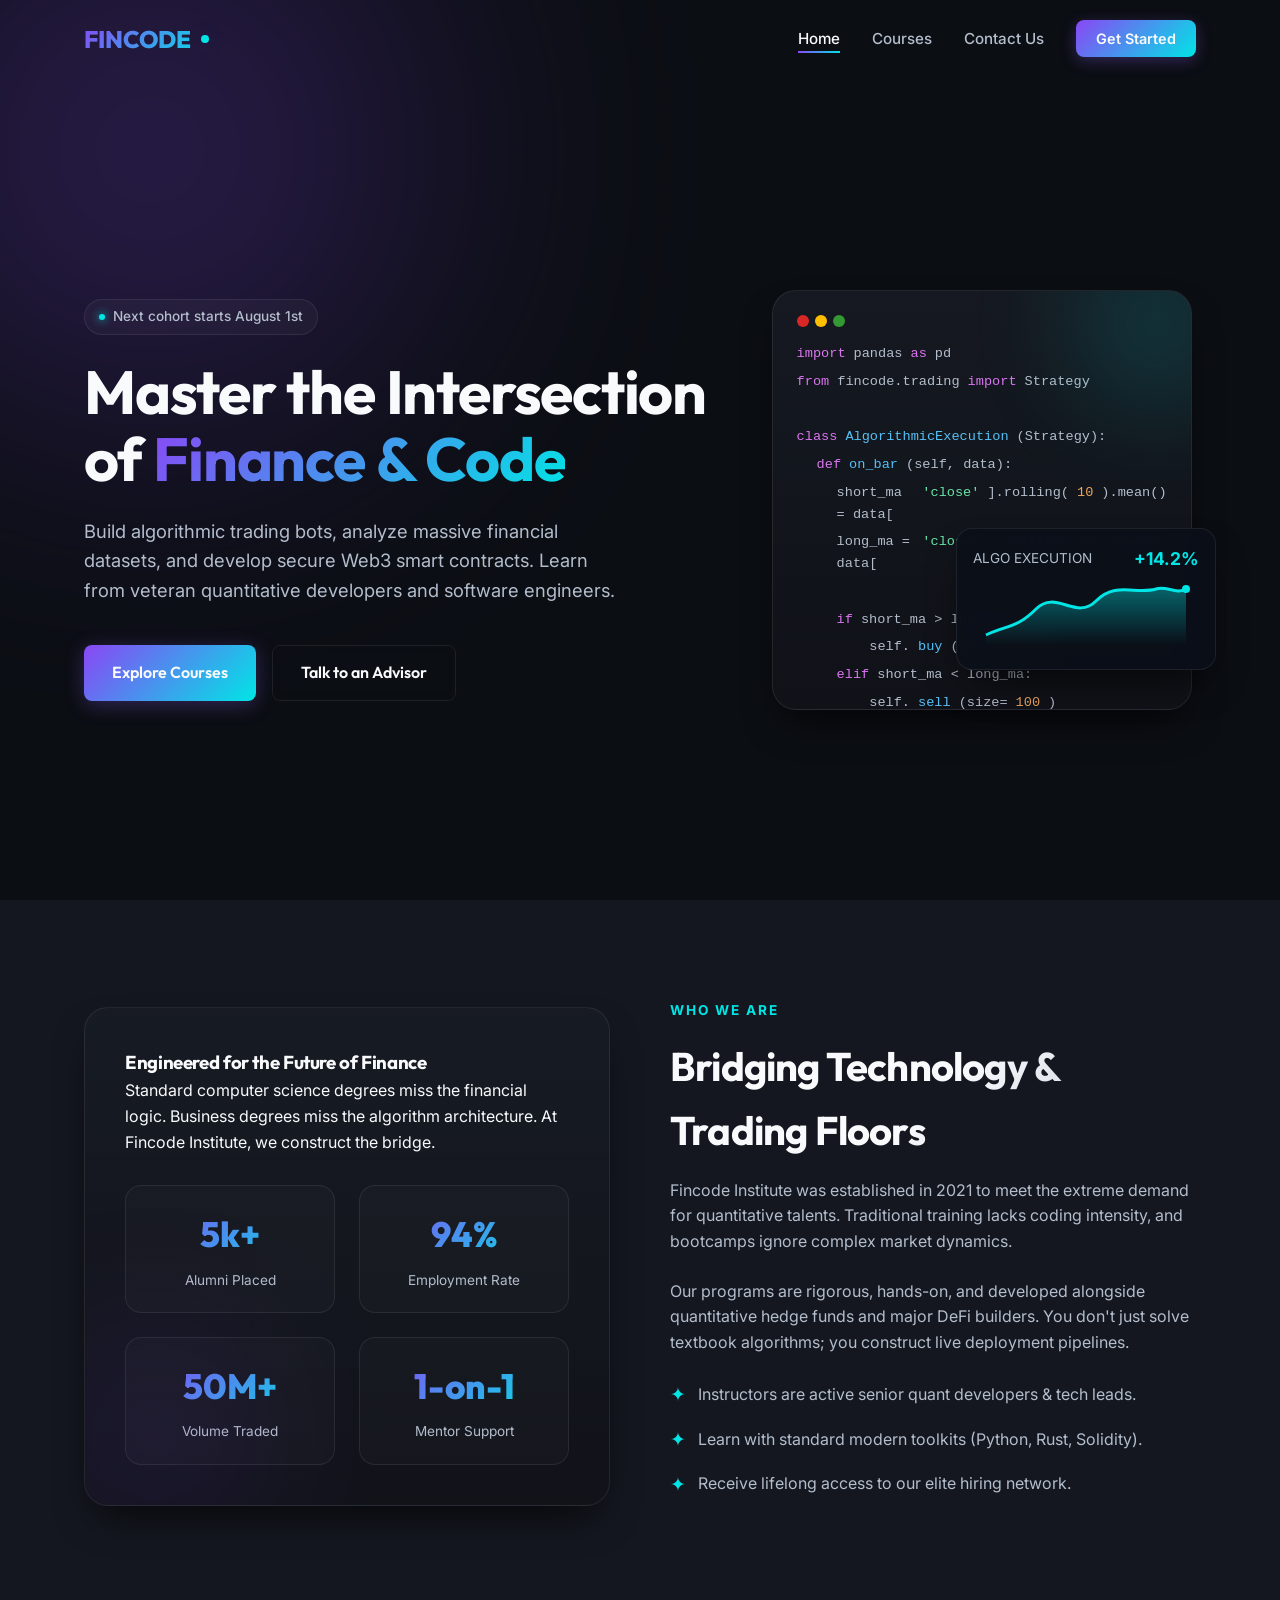
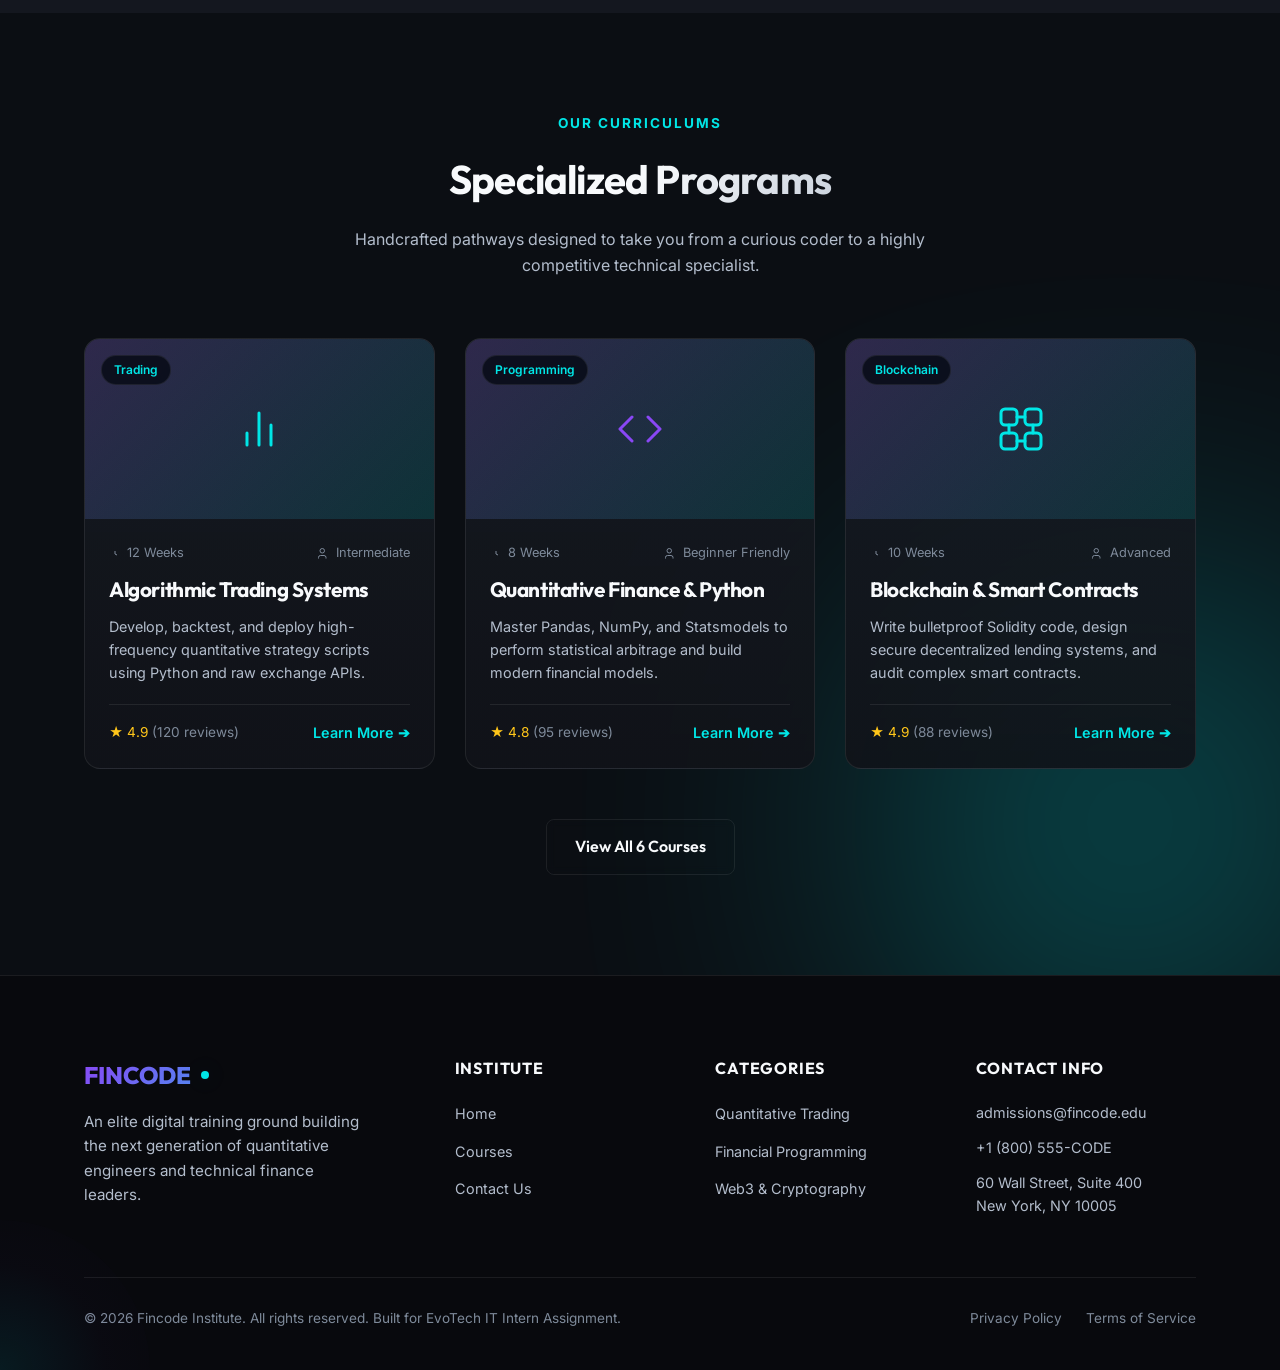
<file: index.html>
<!DOCTYPE html>
<html lang="en">
<head>
  <meta charset="UTF-8">
  <meta name="viewport" content="width=device-width, initial-scale=1.0">
  <title>Fincode Institute | Master Finance & Code</title>
  <meta name="description" content="Learn quantitative finance, algorithmic trading, and web3 blockchain engineering. Premium hands-on courses at the intersection of programming and finance.">
  <link rel="stylesheet" href="css/style.css">
</head>
<body>

  <!-- Glassmorphic Header -->
  <header>
    <div class="container">
      <nav class="navbar">
        <a href="index.html" class="logo" id="navLogo">
          FINCODE<span class="logo-dot"></span>
        </a>
        
        <ul class="nav-menu" id="navMenu">
          <li><a href="index.html" class="nav-link active" id="homeLink">Home</a></li>
          <li><a href="courses.html" class="nav-link" id="coursesLink">Courses</a></li>
          <li><a href="contact.html" class="nav-link" id="contactLink">Contact Us</a></li>
          <li><a href="courses.html" class="nav-cta" id="ctaEnrollNav">Get Started</a></li>
        </ul>
        
        <button class="hamburger" id="navToggle" aria-label="Toggle Navigation Menu">
          <span></span>
          <span></span>
          <span></span>
        </button>
      </nav>
    </div>
  </header>

  <!-- Hero Section -->
  <main>
    <section class="hero">
      <div class="container">
        <div class="hero-grid">
          
          <div class="hero-content reveal active">
            <div class="badge">
              <span class="badge-dot"></span>
              <span>Next cohort starts August 1st</span>
            </div>
            <h1 class="hero-title" id="heroHeadline">
              Master the Intersection of <span>Finance & Code</span>
            </h1>
            <p class="hero-desc">
              Build algorithmic trading bots, analyze massive financial datasets, and develop secure Web3 smart contracts. Learn from veteran quantitative developers and software engineers.
            </p>
            <div class="hero-btns">
              <a href="courses.html" class="btn btn-primary" id="heroExploreBtn">Explore Courses</a>
              <a href="contact.html" class="btn btn-secondary" id="heroContactBtn">Talk to an Advisor</a>
            </div>
          </div>
          
          <div class="hero-visual reveal active">
            <!-- Floating Code Sandbox Visual -->
            <div class="visual-canvas">
              <div class="canvas-glow"></div>
              <div class="code-header">
                <span class="code-dot"></span>
                <span class="code-dot"></span>
                <span class="code-dot"></span>
              </div>
              <div class="code-body">
                <div class="code-line"><span class="keyword">import</span> pandas <span class="keyword">as</span> pd</div>
                <div class="code-line"><span class="keyword">from</span> fincode.trading <span class="keyword">import</span> Strategy</div>
                <div class="code-line">&nbsp;</div>
                <div class="code-line"><span class="keyword">class</span> <span class="function">AlgorithmicExecution</span>(Strategy):</div>
                <div class="code-line indent"><span class="keyword">def</span> <span class="function">on_bar</span>(self, data):</div>
                <div class="code-line indent-2">short_ma = data[<span class="string">'close'</span>].rolling(<span class="variable">10</span>).mean()</div>
                <div class="code-line indent-2">long_ma = data[<span class="string">'close'</span>].rolling(<span class="variable">50</span>).mean()</div>
                <div class="code-line indent-2">&nbsp;</div>
                <div class="code-line indent-2"><span class="keyword">if</span> short_ma &gt; long_ma:</div>
                <div class="code-line indent-2">&nbsp;&nbsp;&nbsp;&nbsp;self.<span class="function">buy</span>(size=<span class="variable">100</span>)</div>
                <div class="code-line indent-2"><span class="keyword">elif</span> short_ma &lt; long_ma:</div>
                <div class="code-line indent-2">&nbsp;&nbsp;&nbsp;&nbsp;self.<span class="function">sell</span>(size=<span class="variable">100</span>)</div>
              </div>
            </div>
            
            <!-- Floating Mini Chart Visual -->
            <div class="chart-card">
              <div class="chart-header">
                <span class="chart-title">ALGO EXECUTION</span>
                <span class="chart-val">+14.2%</span>
              </div>
              <svg class="chart-svg" viewBox="0 0 100 30">
                <defs>
                  <linearGradient id="chartGrad" x1="0" y1="0" x2="0" y2="1">
                    <stop offset="0%" stop-color="var(--color-cyan)" stop-opacity="0.4"></stop>
                    <stop offset="100%" stop-color="var(--color-cyan)" stop-opacity="0"></stop>
                  </linearGradient>
                </defs>
                <path d="M 0,25 C 10,20 15,22 25,12 C 35,2 45,18 55,8 C 65,-2 75,5 85,2 C 90,0 95,5 100,2 L 100,30 L 0,30 Z" fill="url(#chartGrad)"></path>
                <path d="M 0,25 C 10,20 15,22 25,12 C 35,2 45,18 55,8 C 65,-2 75,5 85,2 C 90,0 95,5 100,2" fill="none" stroke="var(--color-cyan)" stroke-width="1.5"></path>
                <circle cx="100" cy="2" r="2" fill="var(--color-cyan)"></circle>
              </svg>
            </div>
          </div>
          
        </div>
      </div>
    </section>

    <!-- About Section -->
    <section class="about section-padding" id="about">
      <div class="container">
        <div class="about-grid">
          
          <div class="about-media reveal">
            <div class="about-card">
              <div class="about-card-glow"></div>
              <h3>Engineered for the Future of Finance</h3>
              <p>
                Standard computer science degrees miss the financial logic. Business degrees miss the algorithm architecture. At Fincode Institute, we construct the bridge.
              </p>
              <div class="about-stats">
                <div class="stat-item">
                  <span class="stat-num">5k+</span>
                  <span class="stat-label">Alumni Placed</span>
                </div>
                <div class="stat-item">
                  <span class="stat-num">94%</span>
                  <span class="stat-label">Employment Rate</span>
                </div>
                <div class="stat-item">
                  <span class="stat-num">50M+</span>
                  <span class="stat-label">Volume Traded</span>
                </div>
                <div class="stat-item">
                  <span class="stat-num">1-on-1</span>
                  <span class="stat-label">Mentor Support</span>
                </div>
              </div>
            </div>
          </div>
          
          <div class="about-content reveal">
            <span class="section-subtitle">Who We Are</span>
            <h2 class="section-title" id="aboutHeading">Bridging Technology & Trading Floors</h2>
            <p>
              Fincode Institute was established in 2021 to meet the extreme demand for quantitative talents. Traditional training lacks coding intensity, and bootcamps ignore complex market dynamics. 
            </p>
            <p>
              Our programs are rigorous, hands-on, and developed alongside quantitative hedge funds and major DeFi builders. You don't just solve textbook algorithms; you construct live deployment pipelines.
            </p>
            <ul class="bullet-list">
              <li class="bullet-item">
                <span class="bullet-icon">✦</span>
                <span>Instructors are active senior quant developers & tech leads.</span>
              </li>
              <li class="bullet-item">
                <span class="bullet-icon">✦</span>
                <span>Learn with standard modern toolkits (Python, Rust, Solidity).</span>
              </li>
              <li class="bullet-item">
                <span class="bullet-icon">✦</span>
                <span>Receive lifelong access to our elite hiring network.</span>
              </li>
            </ul>
          </div>
          
        </div>
      </div>
    </section>

    <!-- Featured Courses Section -->
    <section class="courses-preview section-padding">
      <div class="container">
        
        <div class="section-header reveal">
          <span class="section-subtitle">Our Curriculums</span>
          <h2 class="section-title">Specialized Programs</h2>
          <p class="section-desc">Handcrafted pathways designed to take you from a curious coder to a highly competitive technical specialist.</p>
        </div>

        <div class="courses-grid">
          
          <!-- Course Card 1 -->
          <div class="course-card reveal" data-category="trading">
            <div class="course-img-placeholder">
              <span class="course-badge">Trading</span>
              <svg class="course-img-icon" width="48" height="48" viewBox="0 0 24 24" fill="none" stroke="var(--color-cyan)" stroke-width="1.5" stroke-linecap="round" stroke-linejoin="round">
                <line x1="18" y1="20" x2="18" y2="10"></line>
                <line x1="12" y1="20" x2="12" y2="4"></line>
                <line x1="6" y1="20" x2="6" y2="14"></line>
              </svg>
            </div>
            <div class="course-content">
              <div class="course-meta">
                <span class="course-meta-item">
                  <svg width="12" height="12" fill="none" stroke="currentColor" stroke-width="2" viewBox="0 0 24 24"><path d="M12 6v6l4 2"/></svg>
                  12 Weeks
                </span>
                <span class="course-meta-item">
                  <svg width="12" height="12" fill="none" stroke="currentColor" stroke-width="2" viewBox="0 0 24 24"><path d="M16 21v-2a4 4 0 00-4-4H5a4 4 0 00-4 4v2M8.5 10a4.5 4.5 0 100-9 4.5 4.5 0 000 9z"/></svg>
                  Intermediate
                </span>
              </div>
              <h3 class="course-title">Algorithmic Trading Systems</h3>
              <p class="course-desc">Develop, backtest, and deploy high-frequency quantitative strategy scripts using Python and raw exchange APIs.</p>
              <div class="course-footer">
                <div class="course-rating">★ 4.9 <span style="color: var(--text-muted);">(120 reviews)</span></div>
                <a href="courses.html" class="course-btn">Learn More ➔</a>
              </div>
            </div>
          </div>

          <!-- Course Card 2 -->
          <div class="course-card reveal" data-category="programming">
            <div class="course-img-placeholder">
              <span class="course-badge">Programming</span>
              <svg class="course-img-icon" width="48" height="48" viewBox="0 0 24 24" fill="none" stroke="var(--color-purple)" stroke-width="1.5" stroke-linecap="round" stroke-linejoin="round">
                <polyline points="16 18 22 12 16 6"></polyline>
                <polyline points="8 6 2 12 8 18"></polyline>
              </svg>
            </div>
            <div class="course-content">
              <div class="course-meta">
                <span class="course-meta-item">
                  <svg width="12" height="12" fill="none" stroke="currentColor" stroke-width="2" viewBox="0 0 24 24"><path d="M12 6v6l4 2"/></svg>
                  8 Weeks
                </span>
                <span class="course-meta-item">
                  <svg width="12" height="12" fill="none" stroke="currentColor" stroke-width="2" viewBox="0 0 24 24"><path d="M16 21v-2a4 4 0 00-4-4H5a4 4 0 00-4 4v2M8.5 10a4.5 4.5 0 100-9 4.5 4.5 0 000 9z"/></svg>
                  Beginner Friendly
                </span>
              </div>
              <h3 class="course-title">Quantitative Finance & Python</h3>
              <p class="course-desc">Master Pandas, NumPy, and Statsmodels to perform statistical arbitrage and build modern financial models.</p>
              <div class="course-footer">
                <div class="course-rating">★ 4.8 <span style="color: var(--text-muted);">(95 reviews)</span></div>
                <a href="courses.html" class="course-btn">Learn More ➔</a>
              </div>
            </div>
          </div>

          <!-- Course Card 3 -->
          <div class="course-card reveal" data-category="blockchain">
            <div class="course-img-placeholder">
              <span class="course-badge">Blockchain</span>
              <svg class="course-img-icon" width="48" height="48" viewBox="0 0 24 24" fill="none" stroke="var(--color-cyan)" stroke-width="1.5" stroke-linecap="round" stroke-linejoin="round">
                <rect x="2" y="2" width="8" height="8" rx="2"></rect>
                <rect x="14" y="2" width="8" height="8" rx="2"></rect>
                <rect x="14" y="14" width="8" height="8" rx="2"></rect>
                <rect x="2" y="14" width="8" height="8" rx="2"></rect>
                <line x1="6" y1="10" x2="6" y2="14"></line>
                <line x1="10" y1="6" x2="14" y2="6"></line>
                <line x1="18" y1="10" x2="18" y2="14"></line>
                <line x1="10" y1="18" x2="14" y2="18"></line>
              </svg>
            </div>
            <div class="course-content">
              <div class="course-meta">
                <span class="course-meta-item">
                  <svg width="12" height="12" fill="none" stroke="currentColor" stroke-width="2" viewBox="0 0 24 24"><path d="M12 6v6l4 2"/></svg>
                  10 Weeks
                </span>
                <span class="course-meta-item">
                  <svg width="12" height="12" fill="none" stroke="currentColor" stroke-width="2" viewBox="0 0 24 24"><path d="M16 21v-2a4 4 0 00-4-4H5a4 4 0 00-4 4v2M8.5 10a4.5 4.5 0 100-9 4.5 4.5 0 000 9z"/></svg>
                  Advanced
                </span>
              </div>
              <h3 class="course-title">Blockchain & Smart Contracts</h3>
              <p class="course-desc">Write bulletproof Solidity code, design secure decentralized lending systems, and audit complex smart contracts.</p>
              <div class="course-footer">
                <div class="course-rating">★ 4.9 <span style="color: var(--text-muted);">(88 reviews)</span></div>
                <a href="courses.html" class="course-btn">Learn More ➔</a>
              </div>
            </div>
          </div>

        </div>

        <div style="text-align: center; margin-top: 50px;" class="reveal">
          <a href="courses.html" class="btn btn-secondary" id="viewAllCoursesBtn">View All 6 Courses</a>
        </div>

      </div>
    </section>
  </main>

  <!-- Modern Footer -->
  <footer>
    <div class="container">
      <div class="footer-grid">
        
        <div class="footer-brand">
          <a href="index.html" class="logo">
            FINCODE<span class="logo-dot"></span>
          </a>
          <p>
            An elite digital training ground building the next generation of quantitative engineers and technical finance leaders.
          </p>
        </div>
        
        <div class="footer-links-col">
          <h4>Institute</h4>
          <ul>
            <li><a href="index.html" class="footer-link">Home</a></li>
            <li><a href="courses.html" class="footer-link">Courses</a></li>
            <li><a href="contact.html" class="footer-link">Contact Us</a></li>
          </ul>
        </div>
        
        <div class="footer-links-col">
          <h4>Categories</h4>
          <ul>
            <li><a href="courses.html" class="footer-link">Quantitative Trading</a></li>
            <li><a href="courses.html" class="footer-link">Financial Programming</a></li>
            <li><a href="courses.html" class="footer-link">Web3 & Cryptography</a></li>
          </ul>
        </div>
        
        <div class="footer-links-col">
          <h4>Contact Info</h4>
          <ul>
            <li style="color: var(--text-secondary); font-size: 0.9rem;">
              admissions@fincode.edu
            </li>
            <li style="color: var(--text-secondary); font-size: 0.9rem;">
              +1 (800) 555-CODE
            </li>
            <li style="color: var(--text-secondary); font-size: 0.9rem;">
              60 Wall Street, Suite 400<br>New York, NY 10005
            </li>
          </ul>
        </div>
        
      </div>
      
      <div class="footer-bottom">
        <p class="footer-copy">
          &copy; 2026 Fincode Institute. All rights reserved. Built for EvoTech IT Intern Assignment.
        </p>
        <div class="footer-legal">
          <a href="#" class="footer-legal-link">Privacy Policy</a>
          <a href="#" class="footer-legal-link">Terms of Service</a>
        </div>
      </div>
    </div>
  </footer>

  <script src="js/script.js"></script>
</body>
</html>
</file>
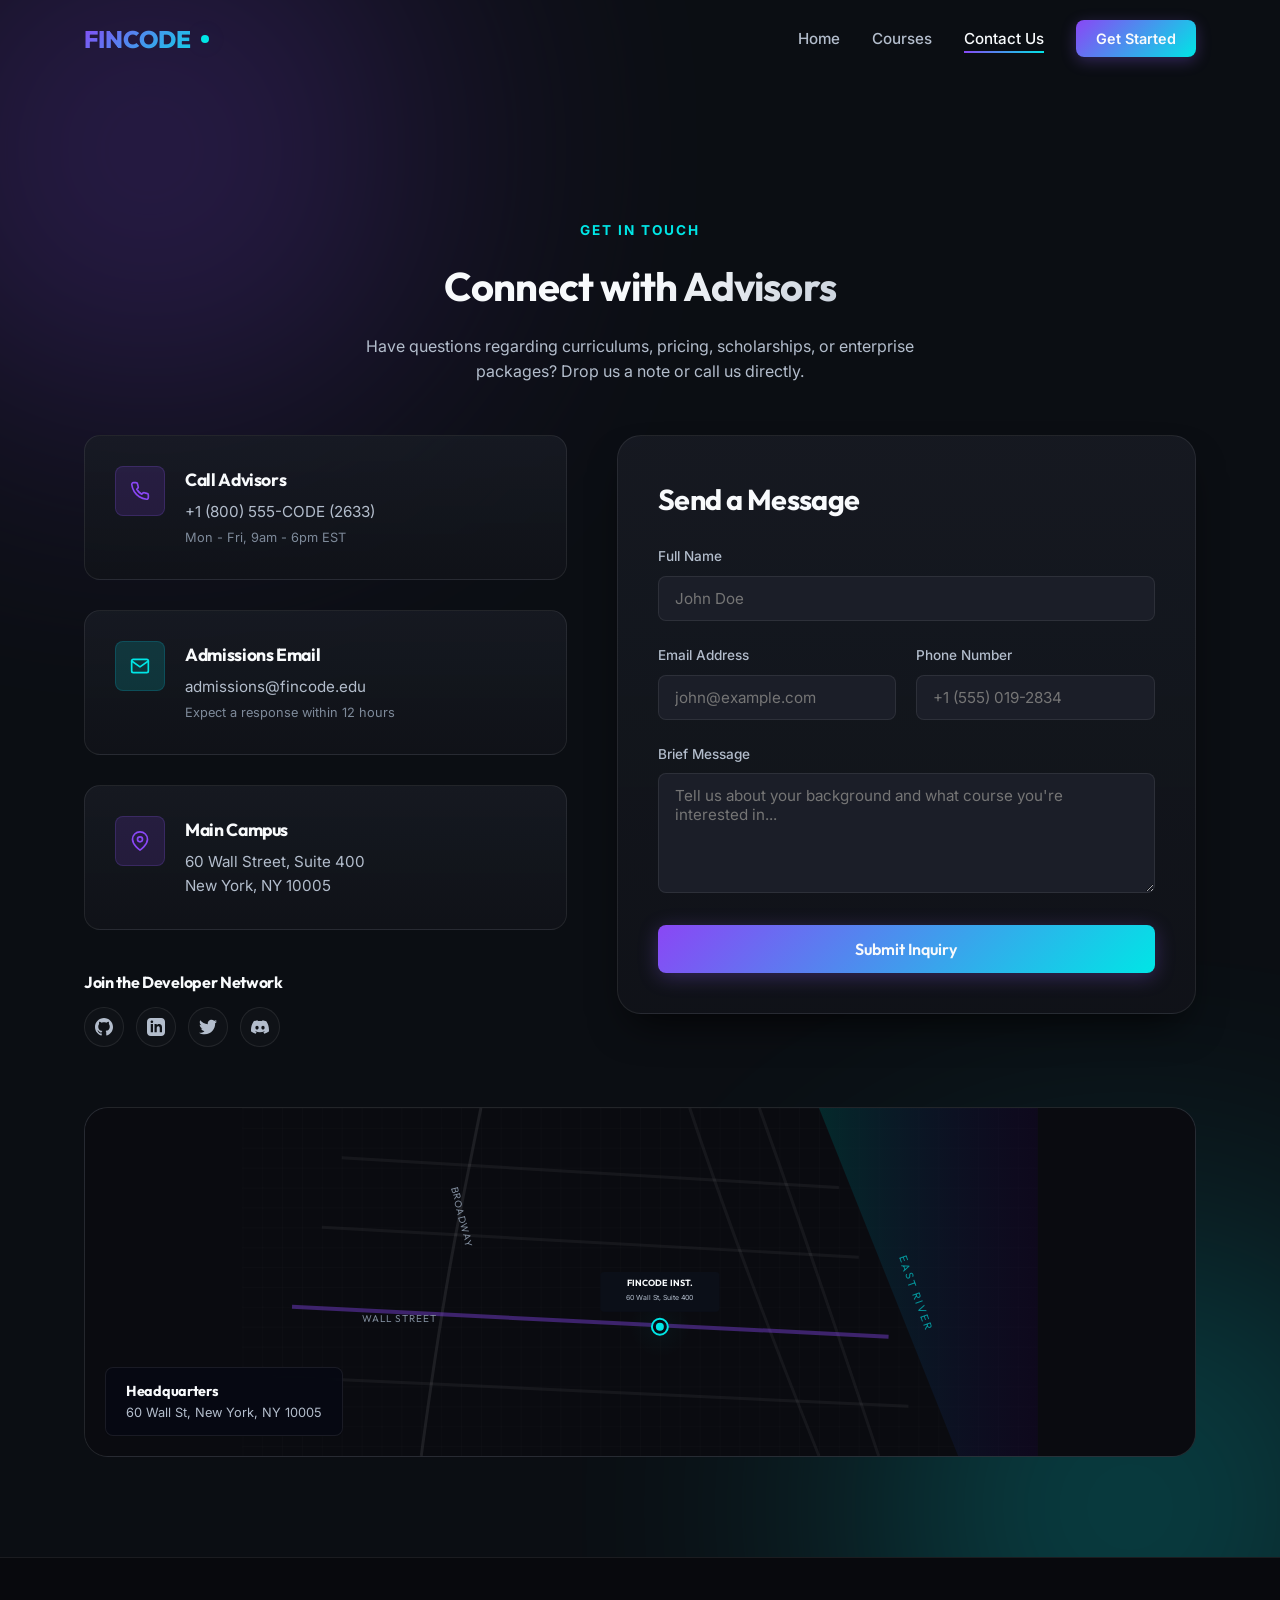
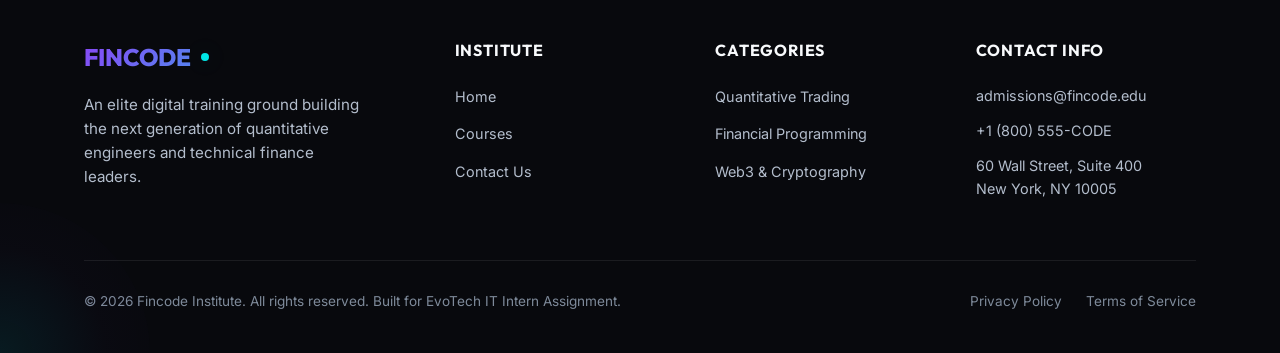
<file: contact.html>
<!DOCTYPE html>
<html lang="en">
<head>
  <meta charset="UTF-8">
  <meta name="viewport" content="width=device-width, initial-scale=1.0">
  <title>Fincode Institute | Contact Us</title>
  <meta name="description" content="Reach out to Fincode Institute admissions and support team. Get guidance on our training paths and enrollment.">
  <link rel="stylesheet" href="css/style.css">
</head>
<body>

  <!-- Glassmorphic Header -->
  <header class="scrolled">
    <div class="container">
      <nav class="navbar">
        <a href="index.html" class="logo" id="navLogo">
          FINCODE<span class="logo-dot"></span>
        </a>
        
        <ul class="nav-menu" id="navMenu">
          <li><a href="index.html" class="nav-link" id="homeLink">Home</a></li>
          <li><a href="courses.html" class="nav-link" id="coursesLink">Courses</a></li>
          <li><a href="contact.html" class="nav-link active" id="contactLink">Contact Us</a></li>
          <li><a href="courses.html" class="nav-cta" id="ctaEnrollNav">Get Started</a></li>
        </ul>
        
        <button class="hamburger" id="navToggle" aria-label="Toggle Navigation Menu">
          <span></span>
          <span></span>
          <span></span>
        </button>
      </nav>
    </div>
  </header>

  <!-- Contact Body Section -->
  <main style="padding-top: 120px;">
    <section class="section-padding">
      <div class="container">
        
        <div class="section-header reveal active" style="margin-bottom: 50px;">
          <span class="section-subtitle">Get in Touch</span>
          <h1 class="section-title">Connect with Advisors</h1>
          <p class="section-desc">Have questions regarding curriculums, pricing, scholarships, or enterprise packages? Drop us a note or call us directly.</p>
        </div>

        <div class="contact-grid">
          
          <!-- Column 1: Info Cards & Social Links -->
          <div class="contact-info reveal active">
            
            <!-- Phone Card -->
            <div class="contact-card">
              <div class="contact-card-icon">
                <svg width="20" height="20" viewBox="0 0 24 24" fill="none" stroke="currentColor" stroke-width="2" stroke-linecap="round" stroke-linejoin="round">
                  <path d="M22 16.92v3a2 2 0 0 1-2.18 2 19.79 19.79 0 0 1-8.63-3.07 19.5 19.5 0 0 1-6-6 19.79 19.79 0 0 1-3.07-8.67A2 2 0 0 1 4.11 2h3a2 2 0 0 1 2 1.72 12.84 12.84 0 0 0 .7 2.81 2 2 0 0 1-.45 2.11L8.09 9.91a16 16 0 0 0 6 6l1.27-1.27a2 2 0 0 1 2.11-.45 12.84 12.84 0 0 0 2.81.7A2 2 0 0 1 22 16.92z"></path>
                </svg>
              </div>
              <div class="contact-card-content">
                <h4>Call Advisors</h4>
                <p>+1 (800) 555-CODE (2633)</p>
                <p style="font-size: 0.8rem; color: var(--text-muted); margin-top: 4px;">Mon - Fri, 9am - 6pm EST</p>
              </div>
            </div>

            <!-- Email Card -->
            <div class="contact-card">
              <div class="contact-card-icon" style="background: var(--color-cyan-glow); color: var(--color-cyan); border-color: rgba(6, 182, 212, 0.2);">
                <svg width="20" height="20" viewBox="0 0 24 24" fill="none" stroke="currentColor" stroke-width="2" stroke-linecap="round" stroke-linejoin="round">
                  <path d="M4 4h16c1.1 0 2 .9 2 2v12c0 1.1-.9 2-2 2H4c-1.1 0-2-.9-2-2V6c0-1.1.9-2 2-2z"></path>
                  <polyline points="22,6 12,13 2,6"></polyline>
                </svg>
              </div>
              <div class="contact-card-content">
                <h4>Admissions Email</h4>
                <p>admissions@fincode.edu</p>
                <p style="font-size: 0.8rem; color: var(--text-muted); margin-top: 4px;">Expect a response within 12 hours</p>
              </div>
            </div>

            <!-- Location Card -->
            <div class="contact-card">
              <div class="contact-card-icon">
                <svg width="20" height="20" viewBox="0 0 24 24" fill="none" stroke="currentColor" stroke-width="2" stroke-linecap="round" stroke-linejoin="round">
                  <path d="M21 10c0 7-9 13-9 13s-9-6-9-13a9 9 0 0 1 18 0z"></path>
                  <circle cx="12" cy="10" r="3"></circle>
                </svg>
              </div>
              <div class="contact-card-content">
                <h4>Main Campus</h4>
                <p>60 Wall Street, Suite 400<br>New York, NY 10005</p>
              </div>
            </div>

            <!-- Social Networks Links -->
            <div style="padding: 10px 0;">
              <h4 style="font-size: 1rem; margin-bottom: 12px; font-family: var(--font-heading);">Join the Developer Network</h4>
              <div class="social-links">
                <a href="#" class="social-icon" aria-label="GitHub">
                  <svg width="18" height="18" fill="currentColor" viewBox="0 0 24 24"><path d="M12 0c-6.626 0-12 5.373-12 12 0 5.302 3.438 9.8 8.207 11.387.599.111.793-.261.793-.577v-2.234c-3.338.726-4.033-1.416-4.033-1.416-.546-1.387-1.333-1.756-1.333-1.756-1.089-.745.083-.729.083-.729 1.205.084 1.839 1.237 1.839 1.237 1.07 1.834 2.807 1.304 3.492.997.107-.775.418-1.305.762-1.604-2.665-.305-5.467-1.334-5.467-5.931 0-1.311.469-2.381 1.236-3.221-.124-.303-.535-1.524.117-3.176 0 0 1.008-.322 3.301 1.23.957-.266 1.983-.399 3.003-.404 1.02.005 2.047.138 3.006.404 2.291-1.552 3.297-1.23 3.297-1.23.653 1.653.242 2.874.118 3.176.77.84 1.235 1.911 1.235 3.221 0 4.609-2.807 5.624-5.479 5.921.43.372.823 1.102.823 2.222v3.293c0 .319.192.694.801.576 4.765-1.589 8.199-6.086 8.199-11.386 0-6.627-5.373-12-12-12z"/></svg>
                </a>
                <a href="#" class="social-icon" aria-label="LinkedIn">
                  <svg width="18" height="18" fill="currentColor" viewBox="0 0 24 24"><path d="M19 0h-14c-2.761 0-5 2.239-5 5v14c0 2.761 2.239 5 5 5h14c2.762 0 5-2.239 5-5v-14c0-2.761-2.238-5-5-5zm-11 19h-3v-11h3v11zm-1.5-12.268c-.966 0-1.75-.779-1.75-1.75s.784-1.75 1.75-1.75 1.75.779 1.75 1.75-.784 1.75-1.75 1.75zm13.5 12.268h-3v-5.604c0-3.368-4-3.113-4 0v5.604h-3v-11h3v1.765c1.396-2.586 7-2.777 7 2.476v6.759z"/></svg>
                </a>
                <a href="#" class="social-icon" aria-label="Twitter">
                  <svg width="18" height="18" fill="currentColor" viewBox="0 0 24 24"><path d="M24 4.557c-.883.392-1.832.656-2.828.775 1.017-.609 1.798-1.574 2.165-2.724-.951.564-2.005.974-3.127 1.195-.897-.957-2.178-1.555-3.594-1.555-3.179 0-5.515 2.966-4.797 6.045-4.091-.205-7.719-2.165-10.148-5.144-1.29 2.213-.669 5.108 1.523 6.574-.806-.026-1.566-.247-2.229-.616-.054 2.281 1.581 4.415 3.949 4.89-.693.188-1.452.232-2.224.084.626 1.956 2.444 3.379 4.6 3.419-2.07 1.623-4.678 2.348-7.29 2.04 2.179 1.397 4.768 2.212 7.548 2.212 9.142 0 14.307-7.721 13.995-14.646.962-.695 1.797-1.562 2.457-2.549z"/></svg>
                </a>
                <a href="#" class="social-icon" aria-label="Discord">
                  <svg width="18" height="18" fill="currentColor" viewBox="0 0 24 24"><path d="M20.317 4.37a19.791 19.791 0 0 0-4.885-1.515.074.074 0 0 0-.079.037c-.21.375-.444.864-.608 1.25a18.27 18.27 0 0 0-5.487 0 12.64 12.64 0 0 0-.617-1.25.077.077 0 0 0-.079-.037A19.736 19.736 0 0 0 3.677 4.37a.07.07 0 0 0-.032.027C.533 9.046-.32 13.58.099 18.057a.082.082 0 0 0 .031.057 19.9 19.9 0 0 0 5.993 3.03.078.078 0 0 0 .084-.028c.462-.63.874-1.295 1.226-1.994.021-.041.001-.09-.041-.106a13.094 13.094 0 0 1-1.873-.894.077.077 0 0 1-.008-.128c.126-.093.252-.19.372-.287a.075.075 0 0 1 .077-.011c3.92 1.793 8.18 1.793 12.061 0a.073.073 0 0 1 .078.009c.12.099.246.195.373.289a.077.077 0 0 1-.006.127 12.299 12.299 0 0 1-1.873.894.077.077 0 0 0-.041.107c.36.698.772 1.362 1.225 1.993a.076.076 0 0 0 .084.028 19.839 19.839 0 0 0 6.002-3.03.077.077 0 0 0 .032-.054c.5-5.177-.838-9.674-3.549-13.66a.061.061 0 0 0-.031-.03zM8.02 15.33c-1.183 0-2.157-1.085-2.157-2.419 0-1.333.956-2.419 2.156-2.419 1.21 0 2.176 1.096 2.157 2.42 0 1.333-.956 2.418-2.156 2.418zm7.975 0c-1.183 0-2.157-1.085-2.157-2.419 0-1.333.955-2.419 2.156-2.419 1.21 0 2.176 1.096 2.157 2.42 0 1.333-.946 2.418-2.156 2.418z"/></svg>
                </a>
              </div>
            </div>

          </div>

          <!-- Column 2: Interactive Form -->
          <div class="form-card reveal active">
            <h3 style="font-size: 1.8rem; margin-bottom: 24px; font-family: var(--font-heading);">Send a Message</h3>
            
            <form id="contactForm" novalidate>
              <div class="form-group">
                <label for="name" class="form-label">Full Name</label>
                <input type="text" id="name" class="form-input" placeholder="John Doe">
                <span class="error-message" id="nameError">Please enter your full name (minimum 3 characters).</span>
              </div>
              
              <div class="form-row">
                <div class="form-group">
                  <label for="email" class="form-label">Email Address</label>
                  <input type="email" id="email" class="form-input" placeholder="john@example.com">
                  <span class="error-message" id="emailError">Please enter a valid email address.</span>
                </div>
                
                <div class="form-group">
                  <label for="phone" class="form-label">Phone Number</label>
                  <input type="tel" id="phone" class="form-input" placeholder="+1 (555) 019-2834">
                  <span class="error-message" id="phoneError">Please enter a valid phone (7-15 digits).</span>
                </div>
              </div>
              
              <div class="form-group">
                <label for="message" class="form-label">Brief Message</label>
                <textarea id="message" class="form-input" placeholder="Tell us about your background and what course you're interested in..."></textarea>
                <span class="error-message" id="messageError">Please write a short message (minimum 10 characters).</span>
              </div>
              
              <button type="submit" class="btn btn-primary" style="width: 100%; border: none;" id="formSubmitBtn">
                Submit Inquiry
              </button>
            </form>
            
          </div>
          
          <!-- Custom Dark Cyberpunk Interactive Map of Manhattan / Wall Street -->
          <div class="map-container reveal active">
            <svg class="map-placeholder-svg" viewBox="0 0 800 350" style="background: hsl(222, 25%, 5%);" aria-label="Interactive Map of Wall Street Area">
              <defs>
                <pattern id="gridPattern" width="20" height="20" patternUnits="userSpaceOnUse">
                  <path d="M 20 0 L 0 0 0 20" fill="none" stroke="rgba(255, 255, 255, 0.02)" stroke-width="1" />
                </pattern>
                <linearGradient id="riverGrad" x1="0" y1="0" x2="1" y2="0">
                  <stop offset="0%" stop-color="hsl(180, 100%, 12%)" stop-opacity="0.6"/>
                  <stop offset="100%" stop-color="hsl(263, 90%, 12%)" stop-opacity="0.3"/>
                </linearGradient>
                <radialGradient id="pinGlow" cx="50%" cy="50%" r="50%">
                  <stop offset="0%" stop-color="var(--color-cyan)" stop-opacity="1"/>
                  <stop offset="25%" stop-color="var(--color-cyan)" stop-opacity="0.6"/>
                  <stop offset="100%" stop-color="var(--color-cyan)" stop-opacity="0"/>
                </radialGradient>
              </defs>
              <!-- Grid background -->
              <rect width="100%" height="100%" fill="url(#gridPattern)" />
              
              <!-- East River outline -->
              <path d="M 580,0 Q 640,150 720,350 L 800,350 L 800,0 Z" fill="url(#riverGrad)" />
              
              <!-- City Grid Lines (Roads) -->
              <g stroke="rgba(255, 255, 255, 0.05)" stroke-width="3" fill="none">
                <!-- Broadway -->
                <path d="M 240,0 L 220,100 Q 200,200 180,350" stroke="rgba(255, 255, 255, 0.08)" />
                <!-- Water Street -->
                <path d="M 520,0 Q 570,140 640,350" />
                <!-- Pearl Street -->
                <path d="M 450,0 Q 500,150 580,350" />
                
                <!-- Cross Streets -->
                <line x1="100" y1="50" x2="600" y2="80" />
                <line x1="80" y1="120" x2="620" y2="150" />
                <!-- Wall Street -->
                <line x1="50" y1="200" x2="650" y2="230" stroke="var(--color-purple)" stroke-opacity="0.4" stroke-width="4" />
                <line x1="30" y1="270" x2="670" y2="300" />
              </g>
              
              <!-- Labels -->
              <text x="120" y="215" fill="var(--text-muted)" font-family="var(--font-heading)" font-size="10" letter-spacing="1">WALL STREET</text>
              <text x="210" y="80" fill="var(--text-muted)" font-family="var(--font-heading)" font-size="10" letter-spacing="1" transform="rotate(76, 210, 80)">BROADWAY</text>
              <text x="660" y="150" fill="var(--color-cyan)" font-family="var(--font-heading)" font-size="11" letter-spacing="2" opacity="0.6" transform="rotate(70, 660, 150)">EAST RIVER</text>
              
              <!-- Fincode Campus Location Pin with dynamic glow -->
              <g transform="translate(420, 220)">
                <!-- Pulsing Glow Ring -->
                <circle r="25" fill="url(#pinGlow)" opacity="0.8">
                  <animate attributeName="r" values="10;32;10" dur="3s" repeatCount="indefinite"/>
                  <animate attributeName="opacity" values="0.8;0;0.8" dur="3s" repeatCount="indefinite"/>
                </circle>
                <!-- Outer point border -->
                <circle r="8" fill="rgba(6, 9, 19, 0.9)" stroke="var(--color-cyan)" stroke-width="2" />
                <!-- Core cyan dot -->
                <circle r="4" fill="var(--color-cyan)" />
                
                <!-- Location popup board -->
                <rect x="-60" y="-55" width="120" height="40" rx="4" fill="rgba(11, 15, 25, 0.95)" stroke="var(--border-focus)" stroke-width="1" />
                <text x="0" y="-41" fill="var(--text-primary)" font-family="var(--font-heading)" font-size="9" font-weight="700" text-anchor="middle">FINCODE INST.</text>
                <text x="0" y="-27" fill="var(--text-secondary)" font-family="var(--font-body)" font-size="7" text-anchor="middle">60 Wall St, Suite 400</text>
              </g>
            </svg>
            <div class="map-overlay">
              <h4>Headquarters</h4>
              <p>60 Wall St, New York, NY 10005</p>
            </div>
          </div>
          
        </div>
      </div>
    </section>
  </main>

  <!-- Modern Footer -->
  <footer>
    <div class="container">
      <div class="footer-grid">
        
        <div class="footer-brand">
          <a href="index.html" class="logo">
            FINCODE<span class="logo-dot"></span>
          </a>
          <p>
            An elite digital training ground building the next generation of quantitative engineers and technical finance leaders.
          </p>
        </div>
        
        <div class="footer-links-col">
          <h4>Institute</h4>
          <ul>
            <li><a href="index.html" class="footer-link">Home</a></li>
            <li><a href="courses.html" class="footer-link">Courses</a></li>
            <li><a href="contact.html" class="footer-link">Contact Us</a></li>
          </ul>
        </div>
        
        <div class="footer-links-col">
          <h4>Categories</h4>
          <ul>
            <li><a href="courses.html" class="footer-link">Quantitative Trading</a></li>
            <li><a href="courses.html" class="footer-link">Financial Programming</a></li>
            <li><a href="courses.html" class="footer-link">Web3 & Cryptography</a></li>
          </ul>
        </div>
        
        <div class="footer-links-col">
          <h4>Contact Info</h4>
          <ul>
            <li style="color: var(--text-secondary); font-size: 0.9rem;">
              admissions@fincode.edu
            </li>
            <li style="color: var(--text-secondary); font-size: 0.9rem;">
              +1 (800) 555-CODE
            </li>
            <li style="color: var(--text-secondary); font-size: 0.9rem;">
              60 Wall Street, Suite 400<br>New York, NY 10005
            </li>
          </ul>
        </div>
        
      </div>
      
      <div class="footer-bottom">
        <p class="footer-copy">
          &copy; 2026 Fincode Institute. All rights reserved. Built for EvoTech IT Intern Assignment.
        </p>
        <div class="footer-legal">
          <a href="#" class="footer-legal-link">Privacy Policy</a>
          <a href="#" class="footer-legal-link">Terms of Service</a>
        </div>
      </div>
    </div>
  </footer>

  <script src="js/script.js"></script>
</body>
</html>
</file>
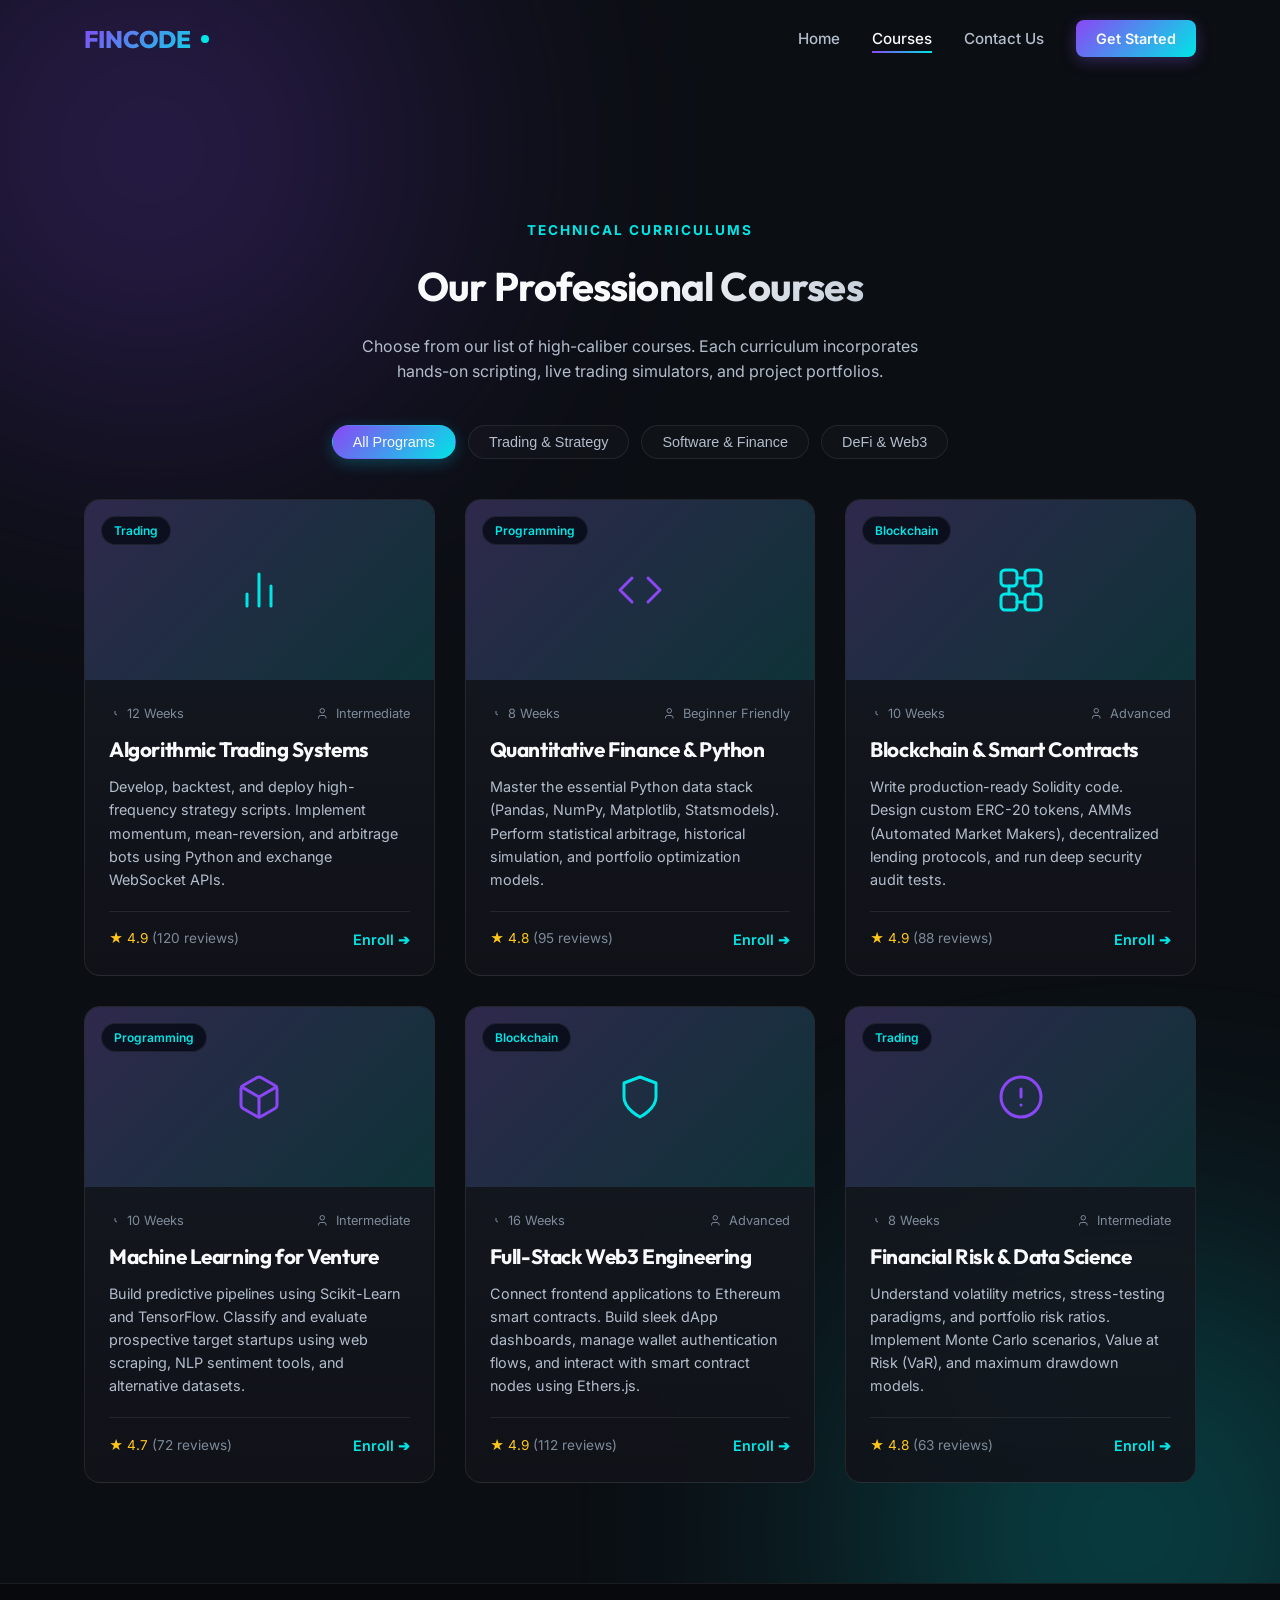
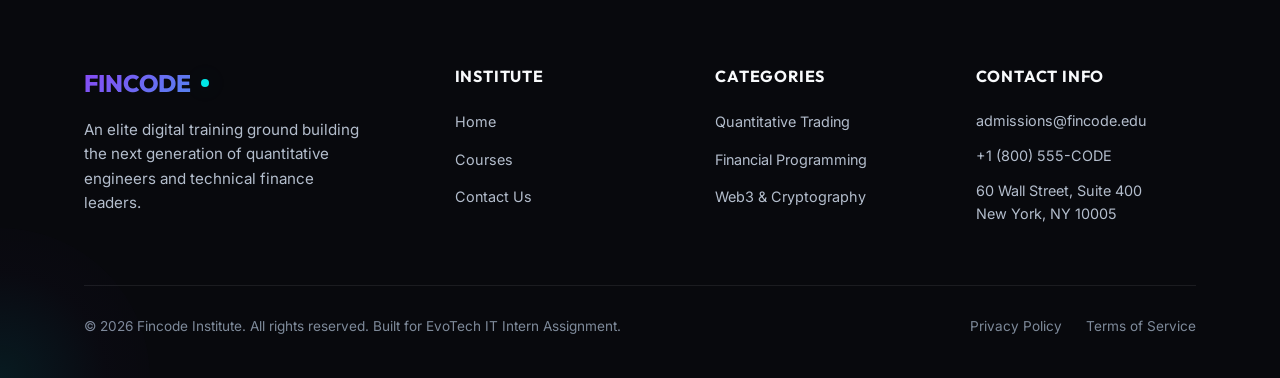
<file: courses.html>
<!DOCTYPE html>
<html lang="en">
<head>
  <meta charset="UTF-8">
  <meta name="viewport" content="width=device-width, initial-scale=1.0">
  <title>Fincode Institute | Programs & Courses</title>
  <meta name="description" content="Explore our technical curriculums in quantitative finance, algorithmic trading, software engineering, and decentralized finance.">
  <link rel="stylesheet" href="css/style.css">
</head>
<body>

  <!-- Glassmorphic Header -->
  <header class="scrolled">
    <div class="container">
      <nav class="navbar">
        <a href="index.html" class="logo" id="navLogo">
          FINCODE<span class="logo-dot"></span>
        </a>
        
        <ul class="nav-menu" id="navMenu">
          <li><a href="index.html" class="nav-link" id="homeLink">Home</a></li>
          <li><a href="courses.html" class="nav-link active" id="coursesLink">Courses</a></li>
          <li><a href="contact.html" class="nav-link" id="contactLink">Contact Us</a></li>
          <li><a href="courses.html" class="nav-cta" id="ctaEnrollNav">Get Started</a></li>
        </ul>
        
        <button class="hamburger" id="navToggle" aria-label="Toggle Navigation Menu">
          <span></span>
          <span></span>
          <span></span>
        </button>
      </nav>
    </div>
  </header>

  <!-- Courses Hero Header -->
  <main style="padding-top: 120px;">
    <section class="section-padding">
      <div class="container">
        
        <div class="section-header reveal active" style="margin-bottom: 40px;">
          <span class="section-subtitle">Technical Curriculums</span>
          <h1 class="section-title">Our Professional Courses</h1>
          <p class="section-desc">Choose from our list of high-caliber courses. Each curriculum incorporates hands-on scripting, live trading simulators, and project portfolios.</p>
        </div>

        <!-- Dynamic Filter Navigation -->
        <div class="filter-container reveal active" id="courseFilters">
          <button class="filter-btn active" data-filter="all">All Programs</button>
          <button class="filter-btn" data-filter="trading">Trading & Strategy</button>
          <button class="filter-btn" data-filter="programming">Software & Finance</button>
          <button class="filter-btn" data-filter="blockchain">DeFi & Web3</button>
        </div>

        <!-- Courses Catalog Grid (6 Cards) -->
        <div class="courses-grid">
          
          <!-- Course Card 1: Algorithmic Trading Systems -->
          <div class="course-card reveal active" data-category="trading">
            <div class="course-img-placeholder">
              <span class="course-badge">Trading</span>
              <svg class="course-img-icon" width="48" height="48" viewBox="0 0 24 24" fill="none" stroke="var(--color-cyan)" stroke-width="1.5" stroke-linecap="round" stroke-linejoin="round">
                <line x1="18" y1="20" x2="18" y2="10"></line>
                <line x1="12" y1="20" x2="12" y2="4"></line>
                <line x1="6" y1="20" x2="6" y2="14"></line>
              </svg>
            </div>
            <div class="course-content">
              <div class="course-meta">
                <span class="course-meta-item">
                  <svg width="12" height="12" fill="none" stroke="currentColor" stroke-width="2" viewBox="0 0 24 24"><path d="M12 6v6l4 2"/></svg>
                  12 Weeks
                </span>
                <span class="course-meta-item">
                  <svg width="12" height="12" fill="none" stroke="currentColor" stroke-width="2" viewBox="0 0 24 24"><path d="M16 21v-2a4 4 0 00-4-4H5a4 4 0 00-4 4v2M8.5 10a4.5 4.5 0 100-9 4.5 4.5 0 000 9z"/></svg>
                  Intermediate
                </span>
              </div>
              <h3 class="course-title">Algorithmic Trading Systems</h3>
              <p class="course-desc">Develop, backtest, and deploy high-frequency strategy scripts. Implement momentum, mean-reversion, and arbitrage bots using Python and exchange WebSocket APIs.</p>
              <div class="course-footer">
                <div class="course-rating">★ 4.9 <span style="color: var(--text-muted);">(120 reviews)</span></div>
                <a href="contact.html" class="course-btn">Enroll ➔</a>
              </div>
            </div>
          </div>

          <!-- Course Card 2: Quantitative Finance & Python -->
          <div class="course-card reveal active" data-category="programming">
            <div class="course-img-placeholder">
              <span class="course-badge">Programming</span>
              <svg class="course-img-icon" width="48" height="48" viewBox="0 0 24 24" fill="none" stroke="var(--color-purple)" stroke-width="1.5" stroke-linecap="round" stroke-linejoin="round">
                <polyline points="16 18 22 12 16 6"></polyline>
                <polyline points="8 6 2 12 8 18"></polyline>
              </svg>
            </div>
            <div class="course-content">
              <div class="course-meta">
                <span class="course-meta-item">
                  <svg width="12" height="12" fill="none" stroke="currentColor" stroke-width="2" viewBox="0 0 24 24"><path d="M12 6v6l4 2"/></svg>
                  8 Weeks
                </span>
                <span class="course-meta-item">
                  <svg width="12" height="12" fill="none" stroke="currentColor" stroke-width="2" viewBox="0 0 24 24"><path d="M16 21v-2a4 4 0 00-4-4H5a4 4 0 00-4 4v2M8.5 10a4.5 4.5 0 100-9 4.5 4.5 0 000 9z"/></svg>
                  Beginner Friendly
                </span>
              </div>
              <h3 class="course-title">Quantitative Finance & Python</h3>
              <p class="course-desc">Master the essential Python data stack (Pandas, NumPy, Matplotlib, Statsmodels). Perform statistical arbitrage, historical simulation, and portfolio optimization models.</p>
              <div class="course-footer">
                <div class="course-rating">★ 4.8 <span style="color: var(--text-muted);">(95 reviews)</span></div>
                <a href="contact.html" class="course-btn">Enroll ➔</a>
              </div>
            </div>
          </div>

          <!-- Course Card 3: Blockchain & Smart Contract Dev -->
          <div class="course-card reveal active" data-category="blockchain">
            <div class="course-img-placeholder">
              <span class="course-badge">Blockchain</span>
              <svg class="course-img-icon" width="48" height="48" viewBox="0 0 24 24" fill="none" stroke="var(--color-cyan)" stroke-width="1.5" stroke-linecap="round" stroke-linejoin="round">
                <rect x="2" y="2" width="8" height="8" rx="2"></rect>
                <rect x="14" y="2" width="8" height="8" rx="2"></rect>
                <rect x="14" y="14" width="8" height="8" rx="2"></rect>
                <rect x="2" y="14" width="8" height="8" rx="2"></rect>
                <line x1="6" y1="10" x2="6" y2="14"></line>
                <line x1="10" y1="6" x2="14" y2="6"></line>
                <line x1="18" y1="10" x2="18" y2="14"></line>
                <line x1="10" y1="18" x2="14" y2="18"></line>
              </svg>
            </div>
            <div class="course-content">
              <div class="course-meta">
                <span class="course-meta-item">
                  <svg width="12" height="12" fill="none" stroke="currentColor" stroke-width="2" viewBox="0 0 24 24"><path d="M12 6v6l4 2"/></svg>
                  10 Weeks
                </span>
                <span class="course-meta-item">
                  <svg width="12" height="12" fill="none" stroke="currentColor" stroke-width="2" viewBox="0 0 24 24"><path d="M16 21v-2a4 4 0 00-4-4H5a4 4 0 00-4 4v2M8.5 10a4.5 4.5 0 100-9 4.5 4.5 0 000 9z"/></svg>
                  Advanced
                </span>
              </div>
              <h3 class="course-title">Blockchain & Smart Contracts</h3>
              <p class="course-desc">Write production-ready Solidity code. Design custom ERC-20 tokens, AMMs (Automated Market Makers), decentralized lending protocols, and run deep security audit tests.</p>
              <div class="course-footer">
                <div class="course-rating">★ 4.9 <span style="color: var(--text-muted);">(88 reviews)</span></div>
                <a href="contact.html" class="course-btn">Enroll ➔</a>
              </div>
            </div>
          </div>

          <!-- Course Card 4: Machine Learning for Venture Capital -->
          <div class="course-card reveal active" data-category="programming">
            <div class="course-img-placeholder">
              <span class="course-badge">Programming</span>
              <svg class="course-img-icon" width="48" height="48" viewBox="0 0 24 24" fill="none" stroke="var(--color-purple)" stroke-width="1.5" stroke-linecap="round" stroke-linejoin="round">
                <path d="M21 16V8a2 2 0 00-1-1.73l-7-4a2 2 0 00-2 0l-7 4A2 2 0 003 8v8a2 2 0 001 1.73l7 4a2 2 0 002 0l7-4A2 2 0 0021 16z"></path>
                <polyline points="3.27 6.96 12 12.01 20.73 6.96"></polyline>
                <line x1="12" y1="22.08" x2="12" y2="12"></line>
              </svg>
            </div>
            <div class="course-content">
              <div class="course-meta">
                <span class="course-meta-item">
                  <svg width="12" height="12" fill="none" stroke="currentColor" stroke-width="2" viewBox="0 0 24 24"><path d="M12 6v6l4 2"/></svg>
                  10 Weeks
                </span>
                <span class="course-meta-item">
                  <svg width="12" height="12" fill="none" stroke="currentColor" stroke-width="2" viewBox="0 0 24 24"><path d="M16 21v-2a4 4 0 00-4-4H5a4 4 0 00-4 4v2M8.5 10a4.5 4.5 0 100-9 4.5 4.5 0 000 9z"/></svg>
                  Intermediate
                </span>
              </div>
              <h3 class="course-title">Machine Learning for Venture</h3>
              <p class="course-desc">Build predictive pipelines using Scikit-Learn and TensorFlow. Classify and evaluate prospective target startups using web scraping, NLP sentiment tools, and alternative datasets.</p>
              <div class="course-footer">
                <div class="course-rating">★ 4.7 <span style="color: var(--text-muted);">(72 reviews)</span></div>
                <a href="contact.html" class="course-btn">Enroll ➔</a>
              </div>
            </div>
          </div>

          <!-- Course Card 5: Full-Stack Web3 Engineering -->
          <div class="course-card reveal active" data-category="blockchain">
            <div class="course-img-placeholder">
              <span class="course-badge">Blockchain</span>
              <svg class="course-img-icon" width="48" height="48" viewBox="0 0 24 24" fill="none" stroke="var(--color-cyan)" stroke-width="1.5" stroke-linecap="round" stroke-linejoin="round">
                <path d="M12 22s8-4 8-10V5l-8-3-8 3v7c0 6 8 10 8 10z"></path>
              </svg>
            </div>
            <div class="course-content">
              <div class="course-meta">
                <span class="course-meta-item">
                  <svg width="12" height="12" fill="none" stroke="currentColor" stroke-width="2" viewBox="0 0 24 24"><path d="M12 6v6l4 2"/></svg>
                  16 Weeks
                </span>
                <span class="course-meta-item">
                  <svg width="12" height="12" fill="none" stroke="currentColor" stroke-width="2" viewBox="0 0 24 24"><path d="M16 21v-2a4 4 0 00-4-4H5a4 4 0 00-4 4v2M8.5 10a4.5 4.5 0 100-9 4.5 4.5 0 000 9z"/></svg>
                  Advanced
                </span>
              </div>
              <h3 class="course-title">Full-Stack Web3 Engineering</h3>
              <p class="course-desc">Connect frontend applications to Ethereum smart contracts. Build sleek dApp dashboards, manage wallet authentication flows, and interact with smart contract nodes using Ethers.js.</p>
              <div class="course-footer">
                <div class="course-rating">★ 4.9 <span style="color: var(--text-muted);">(112 reviews)</span></div>
                <a href="contact.html" class="course-btn">Enroll ➔</a>
              </div>
            </div>
          </div>

          <!-- Course Card 6: Financial Risk Management & Data -->
          <div class="course-card reveal active" data-category="trading">
            <div class="course-img-placeholder">
              <span class="course-badge">Trading</span>
              <svg class="course-img-icon" width="48" height="48" viewBox="0 0 24 24" fill="none" stroke="var(--color-purple)" stroke-width="1.5" stroke-linecap="round" stroke-linejoin="round">
                <circle cx="12" cy="12" r="10"></circle>
                <line x1="12" y1="8" x2="12" y2="12"></line>
                <line x1="12" y1="16" x2="12.01" y2="16"></line>
              </svg>
            </div>
            <div class="course-content">
              <div class="course-meta">
                <span class="course-meta-item">
                  <svg width="12" height="12" fill="none" stroke="currentColor" stroke-width="2" viewBox="0 0 24 24"><path d="M12 6v6l4 2"/></svg>
                  8 Weeks
                </span>
                <span class="course-meta-item">
                  <svg width="12" height="12" fill="none" stroke="currentColor" stroke-width="2" viewBox="0 0 24 24"><path d="M16 21v-2a4 4 0 00-4-4H5a4 4 0 00-4 4v2M8.5 10a4.5 4.5 0 100-9 4.5 4.5 0 000 9z"/></svg>
                  Intermediate
                </span>
              </div>
              <h3 class="course-title">Financial Risk & Data Science</h3>
              <p class="course-desc">Understand volatility metrics, stress-testing paradigms, and portfolio risk ratios. Implement Monte Carlo scenarios, Value at Risk (VaR), and maximum drawdown models.</p>
              <div class="course-footer">
                <div class="course-rating">★ 4.8 <span style="color: var(--text-muted);">(63 reviews)</span></div>
                <a href="contact.html" class="course-btn">Enroll ➔</a>
              </div>
            </div>
          </div>

        </div>
        
      </div>
    </section>
  </main>

  <!-- Modern Footer -->
  <footer>
    <div class="container">
      <div class="footer-grid">
        
        <div class="footer-brand">
          <a href="index.html" class="logo">
            FINCODE<span class="logo-dot"></span>
          </a>
          <p>
            An elite digital training ground building the next generation of quantitative engineers and technical finance leaders.
          </p>
        </div>
        
        <div class="footer-links-col">
          <h4>Institute</h4>
          <ul>
            <li><a href="index.html" class="footer-link">Home</a></li>
            <li><a href="courses.html" class="footer-link">Courses</a></li>
            <li><a href="contact.html" class="footer-link">Contact Us</a></li>
          </ul>
        </div>
        
        <div class="footer-links-col">
          <h4>Categories</h4>
          <ul>
            <li><a href="courses.html" class="footer-link">Quantitative Trading</a></li>
            <li><a href="courses.html" class="footer-link">Financial Programming</a></li>
            <li><a href="courses.html" class="footer-link">Web3 & Cryptography</a></li>
          </ul>
        </div>
        
        <div class="footer-links-col">
          <h4>Contact Info</h4>
          <ul>
            <li style="color: var(--text-secondary); font-size: 0.9rem;">
              admissions@fincode.edu
            </li>
            <li style="color: var(--text-secondary); font-size: 0.9rem;">
              +1 (800) 555-CODE
            </li>
            <li style="color: var(--text-secondary); font-size: 0.9rem;">
              60 Wall Street, Suite 400<br>New York, NY 10005
            </li>
          </ul>
        </div>
        
      </div>
      
      <div class="footer-bottom">
        <p class="footer-copy">
          &copy; 2026 Fincode Institute. All rights reserved. Built for EvoTech IT Intern Assignment.
        </p>
        <div class="footer-legal">
          <a href="#" class="footer-legal-link">Privacy Policy</a>
          <a href="#" class="footer-legal-link">Terms of Service</a>
        </div>
      </div>
    </div>
  </footer>

  <script src="js/script.js"></script>
</body>
</html>
</file>
<file: css/style.css>
/* ==========================================
   Fincode Institute - Core Design System & CSS
   ========================================== */

@import url('https://fonts.googleapis.com/css2?family=Inter:wght@300;400;500;600;700&family=Outfit:wght@400;500;600;700;800&display=swap');

:root {
  /* Color System */
  --bg-dark: hsl(222, 25%, 6%);
  --bg-card: hsl(222, 20%, 10%);
  --bg-input: hsl(222, 20%, 13%);
  --color-purple: hsl(263, 90%, 62%);
  --color-cyan: hsl(180, 100%, 45%);
  --color-cyan-glow: hsla(180, 100%, 45%, 0.15);
  --color-purple-glow: hsla(263, 90%, 62%, 0.15);
  
  /* Text Colors */
  --text-primary: hsl(210, 40%, 98%);
  --text-secondary: hsl(215, 20%, 75%);
  --text-muted: hsl(215, 12%, 55%);
  
  /* Gradients */
  --grad-primary: linear-gradient(135deg, var(--color-purple), var(--color-cyan));
  --grad-hover: linear-gradient(135deg, var(--color-cyan), var(--color-purple));
  --grad-card: linear-gradient(180deg, hsla(222, 20%, 12%, 0.8) 0%, hsla(222, 20%, 8%, 0.9) 100%);
  
  /* Typography */
  --font-heading: 'Outfit', sans-serif;
  --font-body: 'Inter', sans-serif;
  
  /* Borders & Shadows */
  --border-glass: 1px solid rgba(255, 255, 255, 0.08);
  --border-focus: 1px solid rgba(6, 182, 212, 0.6);
  --radius-sm: 8px;
  --radius-md: 16px;
  --radius-lg: 24px;
  --shadow-lg: 0 20px 40px -15px rgba(0, 0, 0, 0.8);
  --shadow-glow: 0 0 25px rgba(6, 182, 212, 0.2);
  
  /* Transitions */
  --trans-fast: 0.2s cubic-bezier(0.4, 0, 0.2, 1);
  --trans-smooth: 0.4s cubic-bezier(0.4, 0, 0.2, 1);
}

/* ==========================================
   Base Styles & Resets
   ========================================== */
* {
  margin: 0;
  padding: 0;
  box-sizing: border-box;
}

html {
  scroll-behavior: smooth;
}

body {
  background-color: var(--bg-dark);
  color: var(--text-primary);
  font-family: var(--font-body);
  line-height: 1.6;
  overflow-x: hidden;
  position: relative;
}

/* Custom Scrollbar */
::-webkit-scrollbar {
  width: 10px;
}
::-webkit-scrollbar-track {
  background: var(--bg-dark);
}
::-webkit-scrollbar-thumb {
  background: hsl(222, 20%, 15%);
  border: 2px solid var(--bg-dark);
  border-radius: 5px;
}
::-webkit-scrollbar-thumb:hover {
  background: var(--color-cyan);
}

/* Ambient Background Glows */
body::before, body::after {
  content: '';
  position: absolute;
  width: 500px;
  height: 500px;
  border-radius: 50%;
  pointer-events: none;
  z-index: -1;
  filter: blur(140px);
  opacity: 0.3;
}

body::before {
  top: -100px;
  left: -100px;
  background: var(--color-purple);
}

body::after {
  bottom: 10%;
  right: -100px;
  background: var(--color-cyan);
}

/* Container */
.container {
  width: 90%;
  max-width: 1200px;
  margin: 0 auto;
  padding: 0 20px;
}

/* Headings */
h1, h2, h3, h4, h5, h6 {
  font-family: var(--font-heading);
  font-weight: 700;
  letter-spacing: -0.02em;
}

/* ==========================================
   Navigation Bar (Header)
   ========================================== */
header {
  position: fixed;
  top: 0;
  left: 0;
  width: 100%;
  z-index: 1000;
  transition: var(--trans-smooth);
}

header.scrolled {
  background: rgba(6, 9, 19, 0.85);
  backdrop-filter: blur(12px);
  border-bottom: var(--border-glass);
  padding: 10px 0;
}

.navbar {
  display: flex;
  justify-content: space-between;
  align-items: center;
  padding: 20px 0;
  transition: var(--trans-smooth);
}

header.scrolled .navbar {
  padding: 10px 0;
}

.logo {
  display: flex;
  align-items: center;
  gap: 10px;
  text-decoration: none;
  font-family: var(--font-heading);
  font-weight: 800;
  font-size: 1.5rem;
  background: var(--grad-primary);
  -webkit-background-clip: text;
  -webkit-text-fill-color: transparent;
}

.logo-dot {
  width: 8px;
  height: 8px;
  border-radius: 50%;
  background: var(--color-cyan);
  display: inline-block;
  box-shadow: var(--shadow-glow);
}

.nav-menu {
  display: flex;
  align-items: center;
  list-style: none;
  gap: 32px;
}

.nav-link {
  text-decoration: none;
  color: var(--text-secondary);
  font-weight: 500;
  font-size: 0.95rem;
  position: relative;
  transition: var(--trans-fast);
  padding: 5px 0;
}

.nav-link:hover, .nav-link.active {
  color: var(--text-primary);
}

.nav-link::after {
  content: '';
  position: absolute;
  width: 0%;
  height: 2px;
  bottom: 0;
  left: 0;
  background: var(--grad-primary);
  transition: var(--trans-fast);
}

.nav-link:hover::after, .nav-link.active::after {
  width: 100%;
}

.nav-cta {
  background: var(--grad-primary);
  color: var(--text-primary);
  padding: 10px 20px;
  border-radius: var(--radius-sm);
  text-decoration: none;
  font-weight: 600;
  font-size: 0.9rem;
  transition: var(--trans-fast);
  box-shadow: 0 4px 15px rgba(139, 92, 246, 0.3);
}

.nav-cta:hover {
  transform: translateY(-2px);
  box-shadow: 0 6px 20px rgba(6, 182, 212, 0.4);
}

/* Mobile Toggle Hamburger */
.hamburger {
  display: none;
  cursor: pointer;
  background: none;
  border: none;
  flex-direction: column;
  gap: 6px;
  padding: 5px;
}

.hamburger span {
  display: block;
  width: 25px;
  height: 2px;
  background-color: var(--text-primary);
  border-radius: 2px;
  transition: var(--trans-fast);
}

/* ==========================================
   Buttons & Components
   ========================================== */
.btn {
  display: inline-flex;
  align-items: center;
  justify-content: center;
  padding: 14px 28px;
  border-radius: var(--radius-sm);
  font-family: var(--font-heading);
  font-weight: 600;
  font-size: 1rem;
  text-decoration: none;
  cursor: pointer;
  transition: var(--trans-smooth);
  position: relative;
  overflow: hidden;
}

.btn-primary {
  background: var(--grad-primary);
  color: var(--text-primary);
  border: none;
  box-shadow: 0 4px 20px rgba(139, 92, 246, 0.3);
}

.btn-primary:hover {
  transform: translateY(-3px);
  box-shadow: 0 8px 30px rgba(6, 182, 212, 0.5);
}

.btn-secondary {
  background: transparent;
  color: var(--text-primary);
  border: var(--border-glass);
  backdrop-filter: blur(5px);
}

.btn-secondary:hover {
  border-color: var(--color-cyan);
  background: rgba(6, 182, 212, 0.05);
  transform: translateY(-3px);
  box-shadow: var(--shadow-glow);
}

.section-padding {
  padding: 100px 0;
}

.section-header {
  text-align: center;
  max-width: 600px;
  margin: 0 auto 60px auto;
}

.section-subtitle {
  font-family: var(--font-body);
  text-transform: uppercase;
  letter-spacing: 0.15em;
  font-size: 0.85rem;
  font-weight: 700;
  color: var(--color-cyan);
  margin-bottom: 12px;
  display: block;
}

.section-title {
  font-size: 2.5rem;
  margin-bottom: 16px;
  background: linear-gradient(135deg, var(--text-primary) 50%, var(--text-secondary));
  -webkit-background-clip: text;
  -webkit-text-fill-color: transparent;
}

.section-desc {
  color: var(--text-secondary);
}

/* ==========================================
   Home Page - Specific Layouts
   ========================================== */

/* Hero Section */
.hero {
  min-height: 100vh;
  display: flex;
  align-items: center;
  position: relative;
  padding-top: 100px;
}

.hero-grid {
  display: grid;
  grid-template-columns: 1.2fr 0.8fr;
  gap: 40px;
  align-items: center;
}

.hero-content {
  z-index: 10;
}

.badge {
  display: inline-flex;
  align-items: center;
  gap: 8px;
  background: rgba(255, 255, 255, 0.03);
  border: var(--border-glass);
  padding: 6px 14px;
  border-radius: 100px;
  margin-bottom: 24px;
  font-size: 0.85rem;
  font-weight: 500;
  color: var(--text-secondary);
}

.badge-dot {
  width: 6px;
  height: 6px;
  border-radius: 50%;
  background: var(--color-cyan);
  box-shadow: 0 0 8px var(--color-cyan);
}

.hero-title {
  font-size: 3.8rem;
  line-height: 1.1;
  margin-bottom: 24px;
}

.hero-title span {
  background: var(--grad-primary);
  -webkit-background-clip: text;
  -webkit-text-fill-color: transparent;
}

.hero-desc {
  font-size: 1.15rem;
  color: var(--text-secondary);
  margin-bottom: 40px;
  max-width: 540px;
}

.hero-btns {
  display: flex;
  gap: 16px;
}

/* Floating Code Canvas Graphic */
.hero-visual {
  position: relative;
  display: flex;
  justify-content: center;
  align-items: center;
}

.visual-canvas {
  width: 100%;
  max-width: 420px;
  height: 420px;
  border-radius: var(--radius-lg);
  background: var(--grad-card);
  border: var(--border-glass);
  box-shadow: var(--shadow-lg);
  position: relative;
  padding: 24px;
  display: flex;
  flex-direction: column;
  justify-content: space-between;
  overflow: hidden;
  animation: floatAnim 6s ease-in-out infinite;
}

.canvas-glow {
  position: absolute;
  top: -10%;
  right: -10%;
  width: 150px;
  height: 150px;
  border-radius: 50%;
  background: var(--color-cyan);
  filter: blur(60px);
  opacity: 0.2;
}

.code-header {
  display: flex;
  gap: 6px;
  margin-bottom: 16px;
}

.code-dot {
  width: 12px;
  height: 12px;
  border-radius: 50%;
  background: hsl(0, 70%, 50%);
}

.code-dot:nth-child(2) { background: hsl(45, 100%, 50%); }
.code-dot:nth-child(3) { background: hsl(120, 50%, 40%); }

.code-body {
  font-family: monospace;
  font-size: 0.85rem;
  color: var(--text-secondary);
  flex-grow: 1;
  display: flex;
  flex-direction: column;
  gap: 6px;
}

.code-line {
  display: flex;
  gap: 8px;
}

.code-line.indent { margin-left: 20px; }
.code-line.indent-2 { margin-left: 40px; }

.keyword { color: hsl(290, 80%, 70%); }
.string { color: hsl(150, 70%, 65%); }
.function { color: hsl(200, 90%, 65%); }
.variable { color: hsl(30, 80%, 65%); }

/* Dynamic Finance Chart Component (Visual Graphic) */
.chart-card {
  position: absolute;
  bottom: 40px;
  right: -20px;
  width: 260px;
  background: rgba(11, 15, 25, 0.95);
  backdrop-filter: blur(10px);
  border: var(--border-glass);
  border-radius: var(--radius-md);
  padding: 16px;
  box-shadow: var(--shadow-lg);
  animation: floatAnim2 5s ease-in-out infinite alternate;
}

.chart-header {
  display: flex;
  justify-content: space-between;
  align-items: center;
  margin-bottom: 12px;
}

.chart-title {
  font-size: 0.85rem;
  color: var(--text-secondary);
}

.chart-val {
  font-size: 1.1rem;
  font-weight: 700;
  color: var(--color-cyan);
}

.chart-svg {
  width: 100%;
  height: 60px;
}

/* About Section */
.about {
  background: var(--bg-card);
  position: relative;
}

.about-grid {
  display: grid;
  grid-template-columns: 1fr 1fr;
  gap: 60px;
  align-items: center;
}

.about-media {
  position: relative;
}

.about-card {
  background: var(--grad-card);
  border: var(--border-glass);
  border-radius: var(--radius-lg);
  padding: 40px;
  position: relative;
  overflow: hidden;
  box-shadow: var(--shadow-lg);
}

.about-card-glow {
  position: absolute;
  bottom: -20px;
  left: -20px;
  width: 180px;
  height: 180px;
  background: var(--color-purple);
  filter: blur(80px);
  opacity: 0.15;
}

.about-stats {
  display: grid;
  grid-template-columns: 1fr 1fr;
  gap: 24px;
  margin-top: 30px;
}

.stat-item {
  background: rgba(255, 255, 255, 0.02);
  border: var(--border-glass);
  border-radius: var(--radius-md);
  padding: 20px;
  text-align: center;
  transition: var(--trans-fast);
}

.stat-item:hover {
  transform: translateY(-5px);
  border-color: var(--color-purple);
}

.stat-num {
  font-size: 2.2rem;
  font-weight: 800;
  font-family: var(--font-heading);
  background: var(--grad-primary);
  -webkit-background-clip: text;
  -webkit-text-fill-color: transparent;
  display: block;
  margin-bottom: 4px;
}

.stat-label {
  font-size: 0.85rem;
  color: var(--text-secondary);
}

.about-content h3 {
  font-size: 2rem;
  margin-bottom: 20px;
}

.about-content p {
  color: var(--text-secondary);
  margin-bottom: 24px;
}

.bullet-list {
  list-style: none;
}

.bullet-item {
  display: flex;
  align-items: center;
  gap: 12px;
  margin-bottom: 14px;
  color: var(--text-secondary);
}

.bullet-icon {
  color: var(--color-cyan);
  font-size: 1.2rem;
}

/* ==========================================
   Courses Section (General & Page Layout)
   ========================================== */

/* Filter Controls */
.filter-container {
  display: flex;
  justify-content: center;
  gap: 12px;
  margin-bottom: 40px;
  flex-wrap: wrap;
}

.filter-btn {
  background: rgba(255, 255, 255, 0.02);
  border: var(--border-glass);
  color: var(--text-secondary);
  padding: 8px 20px;
  border-radius: 100px;
  font-size: 0.9rem;
  font-weight: 500;
  cursor: pointer;
  transition: var(--trans-fast);
}

.filter-btn:hover, .filter-btn.active {
  background: var(--grad-primary);
  color: var(--text-primary);
  border-color: transparent;
  box-shadow: 0 4px 15px rgba(6, 182, 212, 0.3);
}

/* Courses Grid */
.courses-grid {
  display: grid;
  grid-template-columns: repeat(auto-fill, minmax(320px, 1fr));
  gap: 30px;
}

.course-card {
  background: var(--grad-card);
  border: var(--border-glass);
  border-radius: var(--radius-md);
  overflow: hidden;
  transition: var(--trans-smooth);
  position: relative;
  display: flex;
  flex-direction: column;
  opacity: 1;
  transform: translateY(0);
}

.course-card.hide {
  display: none;
}

.course-card:hover {
  transform: translateY(-10px);
  border-color: var(--color-cyan);
  box-shadow: var(--shadow-lg), 0 0 20px rgba(6, 182, 212, 0.15);
}

.course-img-placeholder {
  height: 180px;
  background: linear-gradient(135deg, hsl(222, 20%, 15%), hsl(222, 20%, 8%));
  position: relative;
  display: flex;
  align-items: center;
  justify-content: center;
  overflow: hidden;
}

.course-img-placeholder::after {
  content: '';
  position: absolute;
  inset: 0;
  background: var(--grad-primary);
  opacity: 0.15;
  transition: var(--trans-fast);
}

.course-card:hover .course-img-placeholder::after {
  opacity: 0.3;
}

.course-img-icon {
  font-size: 3rem;
  z-index: 1;
}

.course-badge {
  position: absolute;
  top: 16px;
  left: 16px;
  background: rgba(6, 9, 19, 0.8);
  border: var(--border-glass);
  padding: 4px 12px;
  border-radius: 100px;
  font-size: 0.75rem;
  font-weight: 600;
  color: var(--color-cyan);
  backdrop-filter: blur(4px);
  z-index: 2;
}

.course-content {
  padding: 24px;
  display: flex;
  flex-direction: column;
  flex-grow: 1;
}

.course-meta {
  display: flex;
  justify-content: space-between;
  font-size: 0.8rem;
  color: var(--text-muted);
  margin-bottom: 12px;
}

.course-meta-item {
  display: flex;
  align-items: center;
  gap: 6px;
}

.course-title {
  font-size: 1.3rem;
  margin-bottom: 12px;
  line-height: 1.3;
  transition: var(--trans-fast);
}

.course-card:hover .course-title {
  color: var(--color-cyan);
}

.course-desc {
  color: var(--text-secondary);
  font-size: 0.9rem;
  margin-bottom: 20px;
  flex-grow: 1;
}

.course-footer {
  display: flex;
  justify-content: space-between;
  align-items: center;
  border-top: var(--border-glass);
  padding-top: 16px;
  margin-top: auto;
}

.course-rating {
  display: flex;
  align-items: center;
  gap: 4px;
  font-size: 0.85rem;
  color: hsl(45, 100%, 55%);
}

.course-duration {
  font-size: 0.85rem;
  color: var(--text-muted);
  font-weight: 500;
}

.course-btn {
  color: var(--color-cyan);
  text-decoration: none;
  font-size: 0.9rem;
  font-weight: 600;
  display: inline-flex;
  align-items: center;
  gap: 6px;
  transition: var(--trans-fast);
}

.course-btn:hover {
  color: var(--text-primary);
}

/* ==========================================
   Contact Page - Layout & Form Elements
   ========================================== */
.contact-grid {
  display: grid;
  grid-template-columns: 1fr 1.2fr;
  gap: 50px;
  align-items: start;
}

.contact-info {
  display: flex;
  flex-direction: column;
  gap: 30px;
}

.contact-card {
  background: var(--grad-card);
  border: var(--border-glass);
  border-radius: var(--radius-md);
  padding: 30px;
  display: flex;
  gap: 20px;
  align-items: flex-start;
  transition: var(--trans-fast);
}

.contact-card:hover {
  transform: translateX(5px);
  border-color: var(--color-purple);
}

.contact-card-icon {
  background: var(--color-purple-glow);
  color: var(--color-purple);
  width: 50px;
  height: 50px;
  border-radius: var(--radius-sm);
  display: flex;
  align-items: center;
  justify-content: center;
  font-size: 1.4rem;
  flex-shrink: 0;
  border: 1px solid rgba(139, 92, 246, 0.2);
}

.contact-card-content h4 {
  font-size: 1.1rem;
  margin-bottom: 6px;
}

.contact-card-content p {
  color: var(--text-secondary);
  font-size: 0.95rem;
}

.social-links {
  display: flex;
  gap: 12px;
  margin-top: 10px;
}

.social-icon {
  width: 40px;
  height: 40px;
  border-radius: 50%;
  background: rgba(255, 255, 255, 0.02);
  border: var(--border-glass);
  color: var(--text-secondary);
  display: flex;
  align-items: center;
  justify-content: center;
  text-decoration: none;
  font-size: 1.1rem;
  transition: var(--trans-fast);
}

.social-icon:hover {
  background: var(--grad-primary);
  color: var(--text-primary);
  transform: translateY(-3px);
  border-color: transparent;
}

/* Contact Form */
.form-card {
  background: var(--grad-card);
  border: var(--border-glass);
  border-radius: var(--radius-lg);
  padding: 40px;
  box-shadow: var(--shadow-lg);
}

.form-group {
  margin-bottom: 24px;
}

.form-row {
  display: grid;
  grid-template-columns: 1fr 1fr;
  gap: 20px;
}

.form-label {
  display: block;
  font-size: 0.85rem;
  font-weight: 500;
  color: var(--text-secondary);
  margin-bottom: 8px;
}

.form-input {
  width: 100%;
  background-color: var(--bg-input);
  border: var(--border-glass);
  border-radius: var(--radius-sm);
  padding: 12px 16px;
  color: var(--text-primary);
  font-family: var(--font-body);
  font-size: 0.95rem;
  transition: var(--trans-fast);
}

.form-input:focus {
  outline: none;
  border-color: var(--color-cyan);
  box-shadow: 0 0 10px rgba(6, 182, 212, 0.15);
}

textarea.form-input {
  min-height: 120px;
  resize: vertical;
}

/* Form Validation Styles */
.form-input.invalid {
  border-color: hsl(0, 70%, 50%);
  background-color: hsla(0, 70%, 50%, 0.03);
}

.form-input.valid {
  border-color: hsl(140, 70%, 40%);
  background-color: hsla(140, 70%, 40%, 0.03);
}

.error-message {
  color: hsl(0, 70%, 55%);
  font-size: 0.8rem;
  margin-top: 6px;
  display: none;
}

.form-input.invalid + .error-message {
  display: block;
}

/* Interactive SVG Map Placeholder */
.map-container {
  grid-column: span 2;
  height: 350px;
  background: var(--grad-card);
  border: var(--border-glass);
  border-radius: var(--radius-lg);
  overflow: hidden;
  position: relative;
}

.map-placeholder-svg {
  width: 100%;
  height: 100%;
}

.map-overlay {
  position: absolute;
  bottom: 20px;
  left: 20px;
  background: rgba(6, 9, 19, 0.85);
  backdrop-filter: blur(8px);
  border: var(--border-glass);
  border-radius: var(--radius-sm);
  padding: 12px 20px;
  pointer-events: none;
}

.map-overlay h4 {
  font-size: 0.9rem;
  color: var(--text-primary);
}

.map-overlay p {
  font-size: 0.8rem;
  color: var(--text-secondary);
}

/* Custom cursor tracker spotlight background glow */
.cursor-light {
  position: fixed;
  width: 300px;
  height: 300px;
  border-radius: 50%;
  background: radial-gradient(circle, rgba(6, 182, 212, 0.1) 0%, rgba(139, 92, 246, 0.02) 50%, transparent 100%);
  pointer-events: none;
  z-index: 9999;
  transform: translate(-50%, -50%);
  opacity: 0;
  transition: opacity 0.5s ease;
}

body.cursor-active .cursor-light {
  opacity: 1;
}

/* ==========================================
   Footer Styling
   ========================================== */
footer {
  border-top: var(--border-glass);
  background: hsl(222, 25%, 4%);
  padding: 80px 0 40px 0;
  position: relative;
}

.footer-grid {
  display: grid;
  grid-template-columns: 1.5fr 1fr 1fr 1fr;
  gap: 40px;
  margin-bottom: 60px;
}

.footer-brand p {
  color: var(--text-secondary);
  font-size: 0.95rem;
  margin-top: 16px;
  max-width: 280px;
}

.footer-links-col h4 {
  font-size: 1rem;
  margin-bottom: 20px;
  text-transform: uppercase;
  letter-spacing: 0.05em;
  color: var(--text-primary);
}

.footer-links-col ul {
  list-style: none;
  display: flex;
  flex-direction: column;
  gap: 12px;
}

.footer-link {
  text-decoration: none;
  color: var(--text-secondary);
  font-size: 0.9rem;
  transition: var(--trans-fast);
}

.footer-link:hover {
  color: var(--color-cyan);
  padding-left: 5px;
}

.footer-bottom {
  border-top: var(--border-glass);
  padding-top: 30px;
  display: flex;
  justify-content: space-between;
  align-items: center;
  flex-wrap: wrap;
  gap: 20px;
}

.footer-copy {
  font-size: 0.85rem;
  color: var(--text-muted);
}

.footer-legal {
  display: flex;
  gap: 24px;
}

.footer-legal-link {
  text-decoration: none;
  color: var(--text-muted);
  font-size: 0.85rem;
  transition: var(--trans-fast);
}

.footer-legal-link:hover {
  color: var(--text-secondary);
}

/* ==========================================
   Animations
   ========================================== */
@keyframes floatAnim {
  0%, 100% {
    transform: translateY(0);
  }
  50% {
    transform: translateY(-12px);
  }
}

@keyframes floatAnim2 {
  0% {
    transform: translateY(0) rotate(-1deg);
  }
  100% {
    transform: translateY(-8px) rotate(1deg);
  }
}

/* Scroll Fade Animation utility classes */
.reveal {
  opacity: 0;
  transform: translateY(30px);
  transition: all 0.8s ease-out;
}

.reveal.active {
  opacity: 1;
  transform: translateY(0);
}

/* ==========================================
   Responsive Breakpoints
   ========================================== */
@media (max-width: 1024px) {
  .hero-title {
    font-size: 3.2rem;
  }
  .about-grid {
    gap: 40px;
  }
}

@media (max-width: 768px) {
  .navbar {
    padding: 15px 0;
  }
  .hamburger {
    display: flex;
  }
  .nav-menu {
    position: fixed;
    top: 0;
    right: -100%;
    width: 280px;
    height: 100vh;
    background: rgba(6, 9, 19, 0.98);
    backdrop-filter: blur(15px);
    border-left: var(--border-glass);
    flex-direction: column;
    justify-content: center;
    gap: 40px;
    padding: 50px;
    transition: var(--trans-smooth);
    z-index: 999;
  }
  .nav-menu.active {
    right: 0;
  }
  .hamburger.active span:nth-child(1) {
    transform: rotate(45deg) translate(6px, 6px);
  }
  .hamburger.active span:nth-child(2) {
    opacity: 0;
  }
  .hamburger.active span:nth-child(3) {
    transform: rotate(-45deg) translate(5px, -5px);
  }
  .hero-grid {
    grid-template-columns: 1fr;
    text-align: center;
    gap: 50px;
  }
  .hero-desc {
    margin-left: auto;
    margin-right: auto;
  }
  .hero-btns {
    justify-content: center;
  }
  .hero-visual {
    margin-top: 20px;
  }
  .chart-card {
    right: 20px;
  }
  .about-grid {
    grid-template-columns: 1fr;
  }
  .contact-grid {
    grid-template-columns: 1fr;
  }
  .form-row {
    grid-template-columns: 1fr;
    gap: 0;
  }
  .footer-grid {
    grid-template-columns: 1fr 1fr;
  }
}

@media (max-width: 480px) {
  .hero-title {
    font-size: 2.5rem;
  }
  .hero-btns {
    flex-direction: column;
    width: 100%;
  }
  .btn {
    width: 100%;
  }
  .footer-grid {
    grid-template-columns: 1fr;
  }
  .footer-bottom {
    flex-direction: column;
    text-align: center;
  }
}
</file>
